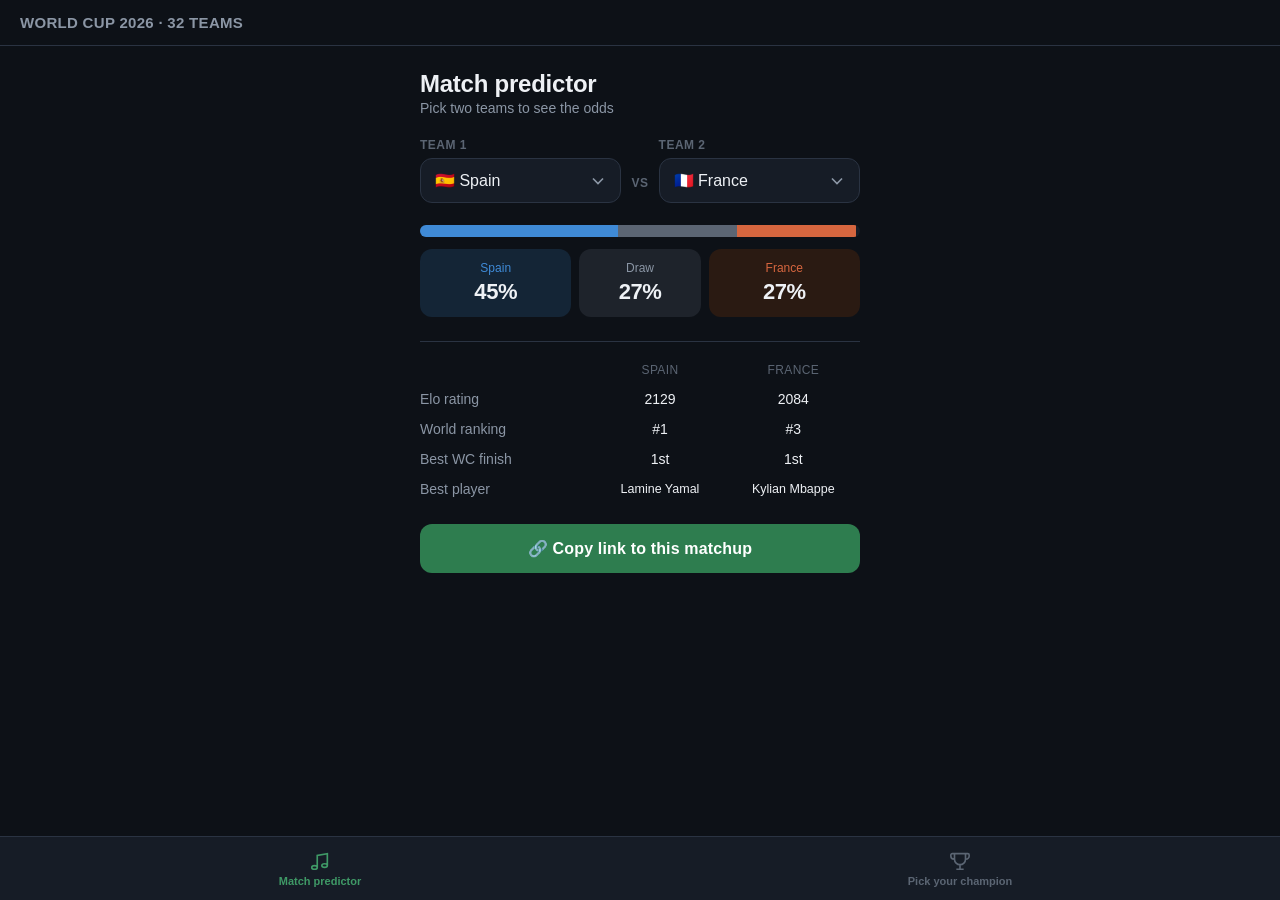
<file: index.html>
<!DOCTYPE html>
<html lang="en">
<head>
<meta charset="UTF-8">
<meta name="viewport" content="width=device-width, initial-scale=1.0, viewport-fit=cover">
<title>World Cup 2026 Predictor</title>
<link rel="stylesheet" href="style.css">
</head>
<body>

<header class="topbar">
  <span class="topbar-title">World Cup 2026 · 32 teams</span>
</header>

<main id="app">

  <!-- MATCH PREDICTOR PANEL -->
  <section id="panel-match" class="panel">
    <h1 class="page-title">Match predictor</h1>
    <p class="page-sub">Pick two teams to see the odds</p>

    <div class="matchup">
      <div class="team-slot">
        <label for="team1">Team 1</label>
        <select id="team1"></select>
      </div>
      <div class="vs">VS</div>
      <div class="team-slot">
        <label for="team2">Team 2</label>
        <select id="team2"></select>
      </div>
    </div>

    <div class="odds-bar">
      <div id="bar1" class="bar-seg bar-team1"></div>
      <div id="barD" class="bar-seg bar-draw"></div>
      <div id="bar2" class="bar-seg bar-team2"></div>
    </div>

    <div class="odds-cards">
      <div class="odds-card card-team1">
        <span class="odds-label" id="name1">Team 1</span>
        <span class="odds-value" id="pct1">40%</span>
      </div>
      <div class="odds-card card-draw">
        <span class="odds-label">Draw</span>
        <span class="odds-value" id="pctD">20%</span>
      </div>
      <div class="odds-card card-team2">
        <span class="odds-label" id="name2">Team 2</span>
        <span class="odds-value" id="pct2">40%</span>
      </div>
    </div>

    <div class="stat-table">
      <div class="stat-row stat-header">
        <span></span>
        <span id="h1">T1</span>
        <span id="h2">T2</span>
      </div>
      <div class="stat-row">
        <span class="stat-label">Elo rating</span>
        <span id="elo1"></span>
        <span id="elo2"></span>
      </div>
      <div class="stat-row">
        <span class="stat-label">World ranking</span>
        <span id="rank1"></span>
        <span id="rank2"></span>
      </div>
      <div class="stat-row">
        <span class="stat-label">Best WC finish</span>
        <span id="best1"></span>
        <span id="best2"></span>
      </div>
      <div class="stat-row">
        <span class="stat-label">Best player</span>
        <span id="player1"></span>
        <span id="player2"></span>
      </div>
    </div>

    <button id="copyLinkBtn" class="run-btn copy-link-btn">
      <span id="copyLinkBtnLabel">🔗 Copy link to this matchup</span>
    </button>
  </section>

  <!-- PICK YOUR CHAMPION PANEL -->
  <section id="panel-champ" class="panel" hidden>
    <h1 class="page-title">Pick your champion</h1>
    <p class="page-sub">Choose a team, then run the tournament</p>

    <div class="team-slot champ-select-wrap">
      <label for="champTeam">Your champion</label>
      <select id="champTeam"></select>
    </div>

    <button id="simBtn" class="run-btn">
      <span id="simBtnLabel">Run simulation</span>
    </button>

    <div id="resultArea" class="result-area" hidden>

      <div class="champ-odds-card" id="champOddsCard">
        <span class="champ-odds-label" id="champResultLabel">Title odds for Team</span>
        <span class="champ-odds-value" id="champPct">0%</span>
        <span class="champ-odds-sub" id="champOutcome">Did not advance</span>
      </div>

      <div class="upset-card" id="upsetCard" hidden>
        <span class="upset-label">Biggest upset of this run</span>
        <span class="upset-result"><span id="upsetWinner"></span> beat <span id="upsetLoser"></span></span>
        <span class="upset-chance" id="upsetChance"></span>
      </div>

      <h2 class="bracket-title">How it played out</h2>

      <div class="round" id="round-winner">
        <h3 class="round-label">Winner</h3>
        <div class="round-teams" id="slot-winner"></div>
      </div>

      <div class="round" id="round-final">
        <h3 class="round-label">Final</h3>
        <div class="round-teams" id="slot-final"></div>
      </div>

      <div class="round" id="round-sf">
        <h3 class="round-label">Semi-finals</h3>
        <div class="round-teams" id="slot-sf"></div>
      </div>

      <div class="round" id="round-qf">
        <h3 class="round-label">Quarter-finals</h3>
        <div class="round-teams" id="slot-qf"></div>
      </div>

      <div class="round" id="round-r16">
        <h3 class="round-label">Round of 16</h3>
        <div class="round-teams" id="slot-r16"></div>
      </div>

      <div class="round" id="round-r32">
        <h3 class="round-label">Round of 32</h3>
        <div class="round-teams" id="slot-r32"></div>
      </div>

    </div>
  </section>

</main>

<nav class="bottom-nav">
  <button class="nav-btn active" id="nav-match" data-panel="match">
    <svg class="nav-icon" viewBox="0 0 24 24" fill="none" stroke="currentColor" stroke-width="1.8">
      <path d="M9 19V6l11-2v13M9 19c0 1.1-1.34 2-3 2s-3-.9-3-2 1.34-2 3-2 3 .9 3 2Zm11-2c0 1.1-1.34 2-3 2s-3-.9-3-2 1.34-2 3-2 3 .9 3 2Z"/>
    </svg>
    <span>Match predictor</span>
  </button>
  <button class="nav-btn" id="nav-champ" data-panel="champ">
    <svg class="nav-icon" viewBox="0 0 24 24" fill="none" stroke="currentColor" stroke-width="1.8">
      <path d="M8 21h8M12 17v4M6 4h12M6 4v6a6 6 0 0 0 12 0V4M6 4H3.5A1.5 1.5 0 0 0 2 5.5v1A3.5 3.5 0 0 0 5.5 10H6M18 4h2.5A1.5 1.5 0 0 1 22 5.5v1A3.5 3.5 0 0 1 18.5 10H18"/>
    </svg>
    <span>Pick your champion</span>
  </button>
</nav>

<script src="data.js"></script>
<script src="app.js"></script>
</body>
</html>
</file>
<file: style.css>
:root {
  --bg: #0d1117;
  --surface: #161c26;
  --surface-raised: #1c2330;
  --border: #2a3342;
  --text: #eef1f5;
  --text-dim: #8b96a5;
  --text-faint: #5b6573;

  --pitch: #2e7d4f;
  --pitch-light: #3f9966;
  --pitch-pale: #16291f;

  --gold: #d4a64a;
  --gold-pale: #2b2418;

  --team1: #3f8ad6;
  --team1-pale: #142536;
  --team2: #d6663f;
  --team2-pale: #2a1a12;
  --draw: #5b6573;
  --draw-pale: #1e232b;

  --radius-sm: 8px;
  --radius-md: 12px;
  --radius-lg: 16px;

  --nav-h: 64px;
}

* {
  box-sizing: border-box;
}

html, body {
  margin: 0;
  padding: 0;
}

body {
  background: var(--bg);
  color: var(--text);
  font-family: -apple-system, BlinkMacSystemFont, "Segoe UI", Roboto, Helvetica, Arial, sans-serif;
  -webkit-font-smoothing: antialiased;
  min-height: 100vh;
  padding-bottom: calc(var(--nav-h) + env(safe-area-inset-bottom));
}

.topbar {
  position: sticky;
  top: 0;
  z-index: 10;
  background: var(--bg);
  border-bottom: 1px solid var(--border);
  padding: calc(14px + env(safe-area-inset-top)) 20px 14px;
  display: flex;
  align-items: center;
  gap: 8px;
}

.topbar-title {
  font-size: 15px;
  font-weight: 600;
  letter-spacing: 0.02em;
  color: var(--text-dim);
  text-transform: uppercase;
}

#app {
  max-width: 480px;
  margin: 0 auto;
}

.panel {
  padding: 20px 20px 32px;
}

.page-title {
  font-size: 24px;
  font-weight: 700;
  margin: 4px 0 2px;
  letter-spacing: -0.01em;
}

.page-sub {
  font-size: 14px;
  color: var(--text-dim);
  margin: 0 0 22px;
}

/* ---- selects ---- */

label {
  display: block;
  font-size: 12px;
  font-weight: 600;
  color: var(--text-faint);
  text-transform: uppercase;
  letter-spacing: 0.04em;
  margin-bottom: 6px;
}

select {
  width: 100%;
  appearance: none;
  background: var(--surface) url('data:image/svg+xml;utf8,<svg xmlns="http://www.w3.org/2000/svg" width="20" height="20" viewBox="0 0 24 24" fill="none" stroke="%238b96a5" stroke-width="2"><polyline points="6 9 12 15 18 9"/></svg>') no-repeat right 12px center;
  border: 1px solid var(--border);
  color: var(--text);
  font-size: 16px;
  font-weight: 500;
  padding: 13px 38px 13px 14px;
  border-radius: var(--radius-md);
  -webkit-tap-highlight-color: transparent;
}

select:focus {
  outline: none;
  border-color: var(--pitch-light);
}

.team-slot {
  flex: 1;
  min-width: 0;
}

/* ---- matchup row ---- */

.matchup {
  display: flex;
  align-items: flex-end;
  gap: 10px;
  margin-bottom: 22px;
}

.vs {
  font-size: 12px;
  font-weight: 700;
  color: var(--text-faint);
  padding-bottom: 13px;
  letter-spacing: 0.05em;
}

/* ---- odds bar ---- */

.odds-bar {
  display: flex;
  height: 12px;
  border-radius: 6px;
  overflow: hidden;
  margin-bottom: 12px;
  background: var(--surface);
}

.bar-seg {
  transition: width 0.35s ease;
}

.bar-team1 { background: var(--team1); }
.bar-team2 { background: var(--team2); }
.bar-draw  { background: var(--draw); }

/* ---- odds cards ---- */

.odds-cards {
  display: grid;
  grid-template-columns: 1fr 0.8fr 1fr;
  gap: 8px;
  margin-bottom: 24px;
}

.odds-card {
  border-radius: var(--radius-md);
  padding: 12px 8px;
  text-align: center;
  display: flex;
  flex-direction: column;
  gap: 4px;
}

.card-team1 { background: var(--team1-pale); }
.card-team2 { background: var(--team2-pale); }
.card-draw  { background: var(--draw-pale); }

.odds-label {
  font-size: 12px;
  color: var(--text-dim);
  white-space: nowrap;
  overflow: hidden;
  text-overflow: ellipsis;
}

.card-team1 .odds-label { color: var(--team1); }
.card-team2 .odds-label { color: var(--team2); }

.odds-value {
  font-size: 22px;
  font-weight: 700;
  letter-spacing: -0.02em;
}

/* ---- stat table ---- */

.stat-table {
  border-top: 1px solid var(--border);
  padding-top: 14px;
}

.stat-row {
  display: grid;
  grid-template-columns: 1.3fr 1fr 1fr;
  padding: 7px 0;
  font-size: 14px;
}

.stat-header {
  font-size: 12px;
  font-weight: 600;
  color: var(--text-faint);
  text-transform: uppercase;
  letter-spacing: 0.03em;
}

.stat-header span:nth-child(2),
.stat-header span:nth-child(3) {
  text-align: center;
}

.stat-row span:nth-child(2),
.stat-row span:nth-child(3) {
  text-align: center;
  font-weight: 500;
}

.stat-label {
  color: var(--text-dim);
}

#player1, #player2 {
  font-size: 12.5px;
  line-height: 1.3;
  white-space: normal;
}

.copy-link-btn {
  margin-top: 20px;
  background: var(--surface-raised);
  border: 1px solid var(--border);
  color: var(--text);
}

.copy-link-btn:active {
  background: var(--surface);
}

.copy-link-btn.copied {
  background: var(--pitch-pale);
  border-color: var(--pitch);
  color: var(--pitch-light);
}



.champ-select-wrap {
  margin-bottom: 16px;
}

.run-btn {
  width: 100%;
  background: var(--pitch);
  color: #fff;
  border: none;
  border-radius: var(--radius-md);
  padding: 15px 0;
  font-size: 16px;
  font-weight: 600;
  letter-spacing: 0.01em;
  cursor: pointer;
  -webkit-tap-highlight-color: transparent;
  transition: background 0.15s ease, transform 0.1s ease;
}

.run-btn:active {
  transform: scale(0.98);
  background: var(--pitch-light);
}

.run-btn:disabled {
  background: var(--surface-raised);
  color: var(--text-faint);
}

.result-area {
  margin-top: 24px;
}

.champ-odds-card {
  background: var(--gold-pale);
  border: 1px solid rgba(212, 166, 74, 0.25);
  border-radius: var(--radius-lg);
  padding: 20px;
  text-align: center;
  display: flex;
  flex-direction: column;
  gap: 4px;
  margin-bottom: 14px;
}

.upset-card {
  background: var(--surface);
  border: 1px solid var(--border);
  border-radius: var(--radius-lg);
  padding: 16px;
  text-align: center;
  display: flex;
  flex-direction: column;
  gap: 4px;
  margin-bottom: 28px;
}

.upset-label {
  font-size: 12px;
  font-weight: 600;
  color: var(--text-faint);
  text-transform: uppercase;
  letter-spacing: 0.03em;
}

.upset-result {
  font-size: 15px;
  font-weight: 600;
  margin-top: 2px;
}

.upset-chance {
  font-size: 13px;
  color: var(--text-dim);
  margin-top: 2px;
}

.champ-odds-label {
  font-size: 13px;
  color: var(--text-dim);
}

.champ-odds-value {
  font-size: 36px;
  font-weight: 700;
  color: var(--gold);
  letter-spacing: -0.02em;
}

.champ-odds-sub {
  font-size: 14px;
  font-weight: 600;
  margin-top: 4px;
}

.outcome-win { color: var(--gold); }
.outcome-out { color: var(--text-dim); }

.bracket-title {
  font-size: 13px;
  font-weight: 600;
  color: var(--text-faint);
  text-transform: uppercase;
  letter-spacing: 0.04em;
  margin: 0 0 14px;
}

.round {
  margin-bottom: 18px;
}

.round-label {
  font-size: 12px;
  font-weight: 600;
  color: var(--text-dim);
  margin: 0 0 8px;
}

.round-teams {
  display: flex;
  flex-direction: column;
  gap: 6px;
}

.match-pair {
  display: flex;
  align-items: stretch;
  background: var(--surface);
  border: 1px solid var(--border);
  border-radius: var(--radius-sm);
  overflow: hidden;
}

.match-team {
  flex: 1;
  display: flex;
  align-items: center;
  gap: 6px;
  padding: 9px 10px;
  font-size: 13px;
  font-weight: 500;
  color: var(--text-dim);
  min-width: 0;
}

.match-team-name {
  white-space: nowrap;
  overflow: hidden;
  text-overflow: ellipsis;
}

.match-divider {
  width: 1px;
  background: var(--border);
  flex-shrink: 0;
}

.match-team.advanced {
  color: var(--text);
  background: var(--pitch-pale);
}

.match-team.advanced .match-flag {
  filter: none;
}

.match-team:not(.advanced) {
  opacity: 0.55;
}

.match-team.highlight.advanced {
  background: rgba(212, 166, 74, 0.18);
  color: var(--gold);
}

.match-team.highlight:not(.advanced) {
  opacity: 1;
  background: rgba(214, 102, 63, 0.16);
  color: var(--team2);
}

.single-slot {
  display: flex;
  align-items: center;
  gap: 8px;
  background: var(--surface);
  border: 1px solid var(--border);
  border-radius: var(--radius-sm);
  padding: 12px 14px;
  font-size: 15px;
  font-weight: 600;
}

.single-slot.highlight {
  background: rgba(212, 166, 74, 0.18);
  border-color: rgba(212, 166, 74, 0.4);
  color: var(--gold);
}

.match-flag {
  font-size: 14px;
  flex-shrink: 0;
}

/* ---- bottom nav ---- */

.bottom-nav {
  position: fixed;
  bottom: 0;
  left: 0;
  right: 0;
  z-index: 20;
  display: flex;
  background: var(--surface);
  border-top: 1px solid var(--border);
  padding-bottom: env(safe-area-inset-bottom);
  height: var(--nav-h);
}

.nav-btn {
  flex: 1;
  display: flex;
  flex-direction: column;
  align-items: center;
  justify-content: center;
  gap: 3px;
  background: none;
  border: none;
  color: var(--text-faint);
  font-size: 11px;
  font-weight: 600;
  padding: 6px 4px;
  cursor: pointer;
  -webkit-tap-highlight-color: transparent;
}

.nav-icon {
  width: 22px;
  height: 22px;
}

.nav-btn.active {
  color: var(--pitch-light);
}

@media (min-width: 540px) {
  #app {
    max-width: 480px;
  }
}
</file>
